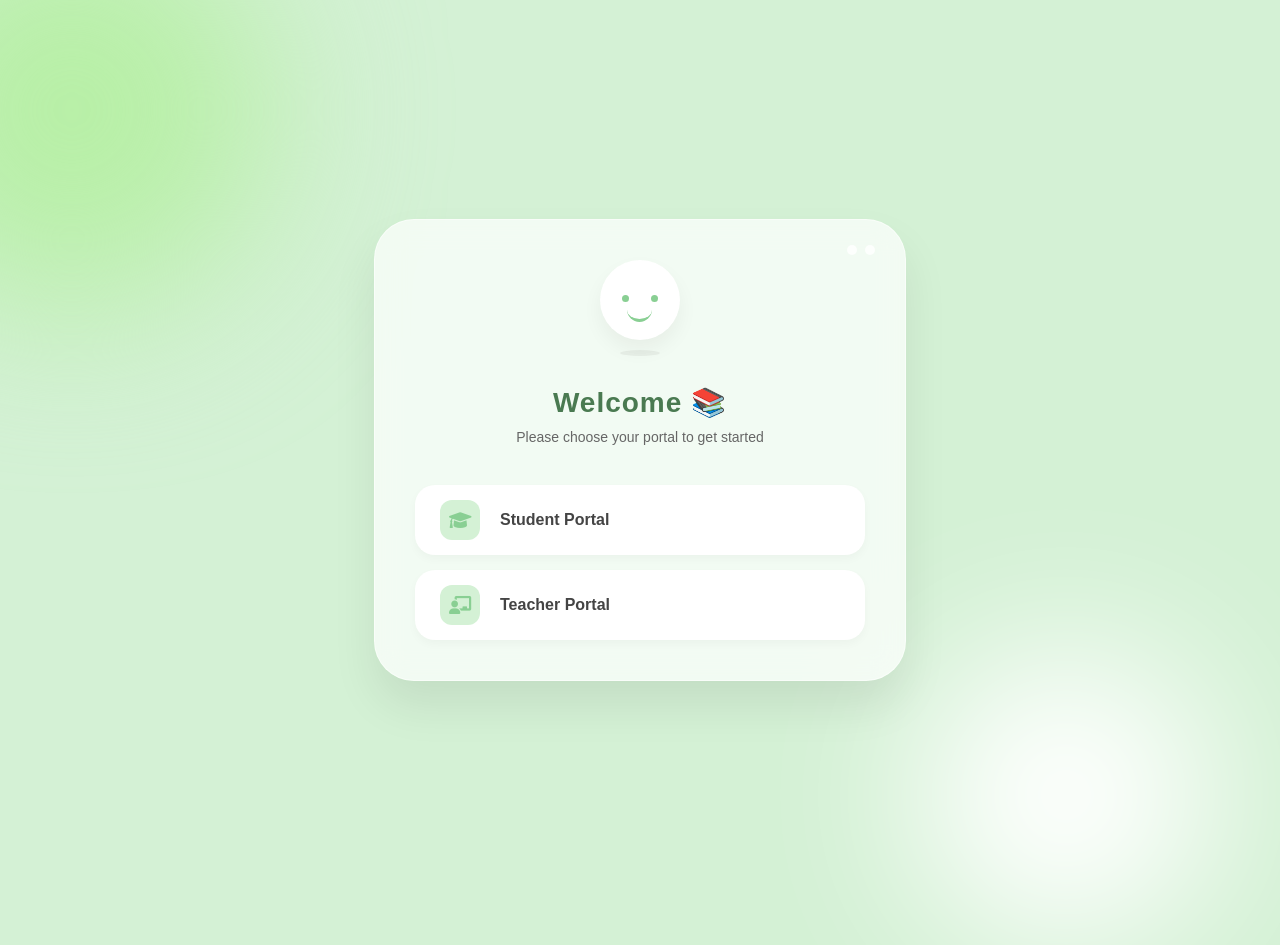
<file: index.html>
﻿<!DOCTYPE html>
<html lang="en">
<head>
    <meta charset="UTF-8">
    <meta name="viewport" content="width=device-width, initial-scale=1.0">
    <title>Professional Welcome Screen</title>
    <link rel="stylesheet" href="Stylelogin.css">
    <link rel="stylesheet" href="https://cdnjs.cloudflare.com/ajax/libs/font-awesome/6.0.0/css/all.min.css">
</head>
<body>

    <div class="background-blobs">
        <div class="blob b1"></div>
        <div class="blob b2"></div>
    </div>

    <div class="main-card">
        <div class="window-controls">
            <span></span>
            <span></span>
        </div>

        <div class="avatar-container">
            <div class="face">
                <div class="eye"></div>
                <div class="eye r"></div>
                <div class="mouth"></div>
            </div>
            <div class="shadow"></div>
        </div>

        <div class="content">
            <h1 class="main-title">Welcome 📚 </h1>
            <p class="sub-title">Please choose your portal to get started</p>
        </div>

        <div class="button-wrapper">
            <button type="button" class="btn btn-student" onclick="window.location.href='student-dash.html'">
                <div class="btn-icon"><i class="fas fa-graduation-cap"></i></div>
                <span>Student Portal</span>
            </button>

            <button type="button" class="btn btn-teacher" onclick="window.location.href='HTMLPage5.html'">
                <div class="btn-icon"><i class="fas fa-chalkboard-teacher"></i></div>
                <span>Teacher Portal</span>
            </button>
        </div>
</file>
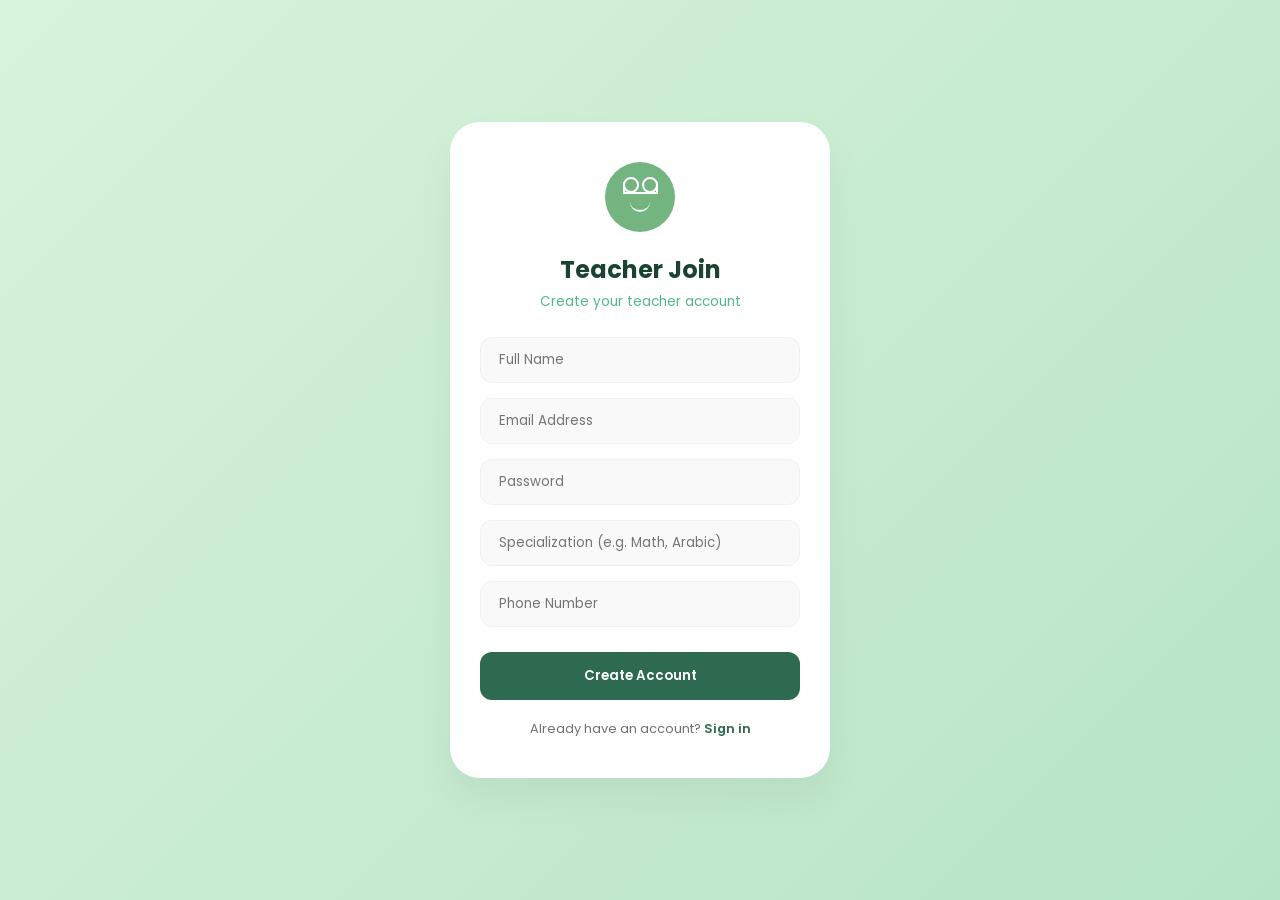
<file: HTMLPage5.html>
﻿<!DOCTYPE html>
<html lang="en" dir="ltr">
<head>
    <meta charset="UTF-8">
    <meta name="viewport" content="width=device-width, initial-scale=1.0">
    <title>Teacher Registration</title>
    <link rel="stylesheet" href="teacher.css">
    <link href="https://fonts.googleapis.com/css2?family=Poppins:wght@300;400;600&display=swap" rel="stylesheet">
</head>
<body>
    <div class="registration-card">
        <div class="teacher-icon">
            <div class="glasses"></div>
            <div class="smile"></div>
        </div>
        <h2>Teacher Join</h2>
        <p class="subtitle">Create your teacher account</p>
        <form>
            <div class="input-group">
                <input type="text" id="t_name" placeholder="Full Name" required>
            </div>
            <div class="input-group">
                <input type="email" id="t_email" placeholder="Email Address" required>
            </div>
            <div class="input-group">
                <input type="password" placeholder="Password" required>
            </div>
            <div class="input-group">
                <input type="text" id="t_spec" placeholder="Specialization (e.g. Math, Arabic)" required>
            </div>
            <div class="input-group">
                <input type="tel" placeholder="Phone Number" required>
            </div>
            <button type="button" class="join-btn" onclick="saveTeacher()">Create Account</button>
            <div class="login-link">
                <p>Already have an account? <a href="HTMLPage4.html">Sign in</a></p>
            </div>
        </form>
    </div>
    <script>
        function saveTeacher() {
            // حفظ الدور والاسم والتخصص
            localStorage.setItem('userRole', 'teacher');
            localStorage.setItem('userName', document.getElementById('t_name').value);
            localStorage.setItem('userSpec', document.getElementById('t_spec').value);

            // التوجه لصفحة النجاح
            window.location.href = 'continue.html';
        }
    </script>
</body>
</html>
</file>
<file: Stylelogin.css>
﻿:root {
    --primary-green: #89cf93;
    --soft-green: #d4f1d5;
    --dark-green: #4a7a51;
    --glass-bg: rgba(255, 255, 255, 0.7);
    --btn-hover: #78c2ad;
}

body {
    margin: 0;
    height: 100vh;
    display: flex;
    justify-content: center;
    align-items: center;
    background-color: var(--soft-green);
    font-family: 'Segoe UI', Roboto, sans-serif;
    overflow: hidden;
}

/* خلفية حيوية متغيرة */
.background-blobs .blob {
    position: absolute;
    filter: blur(80px);
    z-index: -1;
    border-radius: 50%;
}

.b1 {
    width: 400px;
    height: 400px;
    background: #b8efa7;
    top: -10%;
    left: -10%;
}

.b2 {
    width: 300px;
    height: 300px;
    background: #fff;
    bottom: -5%;
    right: 5%;
}

/* الكارت الرئيسي بتأثير الزجاج */
.main-card {
    background: var(--glass-bg);
    backdrop-filter: blur(15px);
    border: 1px solid rgba(255, 255, 255, 0.5);
    width: 450px;
    padding: 40px;
    border-radius: 40px;
    box-shadow: 0 25px 45px rgba(0, 0, 0, 0.08);
    text-align: center;
    position: relative;
    animation: fadeIn 0.8s ease-out;
}

.window-controls {
    position: absolute;
    top: 25px;
    right: 30px;
    display: flex;
    gap: 8px;
}

    .window-controls span {
        width: 10px;
        height: 10px;
        background: rgba(255, 255, 255, 0.8);
        border-radius: 50%;
    }

/* تصميم الوجه المبتسم (الأنيميشن) */
.avatar-container {
    margin-bottom: 30px;
    display: flex;
    flex-direction: column;
    align-items: center;
}

.face {
    width: 80px;
    height: 80px;
    background: white;
    border-radius: 50%;
    position: relative;
    box-shadow: 0 10px 20px rgba(0,0,0,0.05);
    animation: floating 3s infinite ease-in-out;
}

.eye {
    width: 7px;
    height: 7px;
    background: var(--primary-green);
    border-radius: 50%;
    position: absolute;
    top: 35px;
    left: 22px;
}

    .eye.r {
        left: 51px;
    }

.mouth {
    width: 25px;
    height: 12px;
    border-bottom: 3px solid var(--primary-green);
    border-radius: 0 0 20px 20px;
    position: absolute;
    bottom: 18px;
    left: 27px;
}

.shadow {
    width: 40px;
    height: 6px;
    background: rgba(0,0,0,0.05);
    border-radius: 50%;
    margin-top: 10px;
    animation: shadowScale 3s infinite ease-in-out;
}

/* النصوص */
.main-title {
    color: var(--dark-green);
    font-size: 28px;
    font-weight: 800;
    margin: 0;
    letter-spacing: 1px;
}

.sub-title {
    color: #666;
    font-size: 14px;
    margin: 10px 0 40px;
}

/* الأزرار الاحترافية */
.button-wrapper {
    display: flex;
    flex-direction: column;
    gap: 15px;
}

.btn {
    border: none;
    background: white;
    padding: 15px 25px;
    border-radius: 20px;
    display: flex;
    align-items: center;
    gap: 20px;
    cursor: pointer;
    transition: 0.3s all;
    box-shadow: 0 4px 10px rgba(0,0,0,0.03);
}

.btn-icon {
    width: 40px;
    height: 40px;
    background: var(--soft-green);
    color: var(--primary-green);
    border-radius: 12px;
    display: flex;
    justify-content: center;
    align-items: center;
    font-size: 18px;
}

.btn span {
    font-weight: 600;
    color: #444;
    font-size: 16px;
}

.btn:hover {
    transform: translateX(10px);
    background: var(--primary-green);
}

    .btn:hover .btn-icon {
        background: rgba(255,255,255,0.3);
        color: white;
    }

    .btn:hover span {
        color: white;
    }

/* الحركات */
@keyframes floating {
    0%, 100% {
        transform: translateY(0);
    }

    50% {
        transform: translateY(-15px);
    }
}

@keyframes shadowScale {
    0%, 100% {
        transform: scale(1);
        opacity: 0.4;
    }

    50% {
        transform: scale(0.7);
        opacity: 0.1;
    }
}

@keyframes fadeIn {
    from {
        opacity: 0;
        transform: translateY(20px);
    }

    to {
        opacity: 1;
        transform: translateY(0);
    }
}
</file>
<file: teacher.css>
﻿* {
    margin: 0;
    padding: 0;
    box-sizing: border-box;
    font-family: 'Poppins', sans-serif;
}

body {
    display: flex;
    justify-content: center;
    align-items: center;
    min-height: 100vh;
    background: linear-gradient(135deg, #d8f3dc 0%, #b7e4c7 100%);
}

.registration-card {
    background: white;
    padding: 40px 30px;
    border-radius: 30px;
    width: 380px;
    text-align: center;
    box-shadow: 0 20px 40px rgba(0,0,0,0.05);
}

/* أيقونة المعلم المميزة (بنظارة) */
.teacher-icon {
    width: 70px;
    height: 70px;
    background: #74b480;
    border-radius: 50%;
    margin: 0 auto 20px;
    position: relative;
    display: flex;
    flex-direction: column;
    justify-content: center;
    align-items: center;
}

.glasses {
    width: 35px;
    height: 12px;
    border: 2px solid white;
    border-top: none;
    display: flex;
    justify-content: space-between;
    position: relative;
}

    .glasses::before, .glasses::after {
        content: '';
        width: 12px;
        height: 12px;
        border: 2px solid white;
        border-radius: 50%;
        position: absolute;
        top: -5px;
    }

    .glasses::before {
        left: -2px;
    }

    .glasses::after {
        right: -2px;
    }

.smile {
    width: 20px;
    height: 10px;
    border-bottom: 2px solid white;
    border-radius: 0 0 10px 10px;
    margin-top: 8px;
}

h2 {
    color: #1b4332;
    margin-bottom: 5px;
}

.subtitle {
    color: #52b788;
    font-size: 0.85rem;
    margin-bottom: 25px;
}

.input-group {
    margin-bottom: 15px;
}

input {
    width: 100%;
    padding: 12px 18px;
    border-radius: 12px;
    border: 1.5px solid #f0f0f0;
    background: #f9f9f9;
    outline: none;
    transition: all 0.3s;
}

    input:focus {
        border-color: #74b480;
        background: white;
        box-shadow: 0 0 8px rgba(116, 180, 128, 0.1);
    }

.join-btn {
    width: 100%;
    padding: 14px;
    margin-top: 10px;
    border-radius: 12px;
    border: none;
    background: #2d6a4f;
    color: white;
    font-weight: 600;
    cursor: pointer;
    transition: background 0.3s;
}

    .join-btn:hover {
        background: #1b4332;
    }

.login-link {
    margin-top: 20px;
    font-size: 0.8rem;
    color: #707070;
}

    .login-link a {
        color: #2d6a4f;
        font-weight: 600;
        text-decoration: none;
    }
</file>
